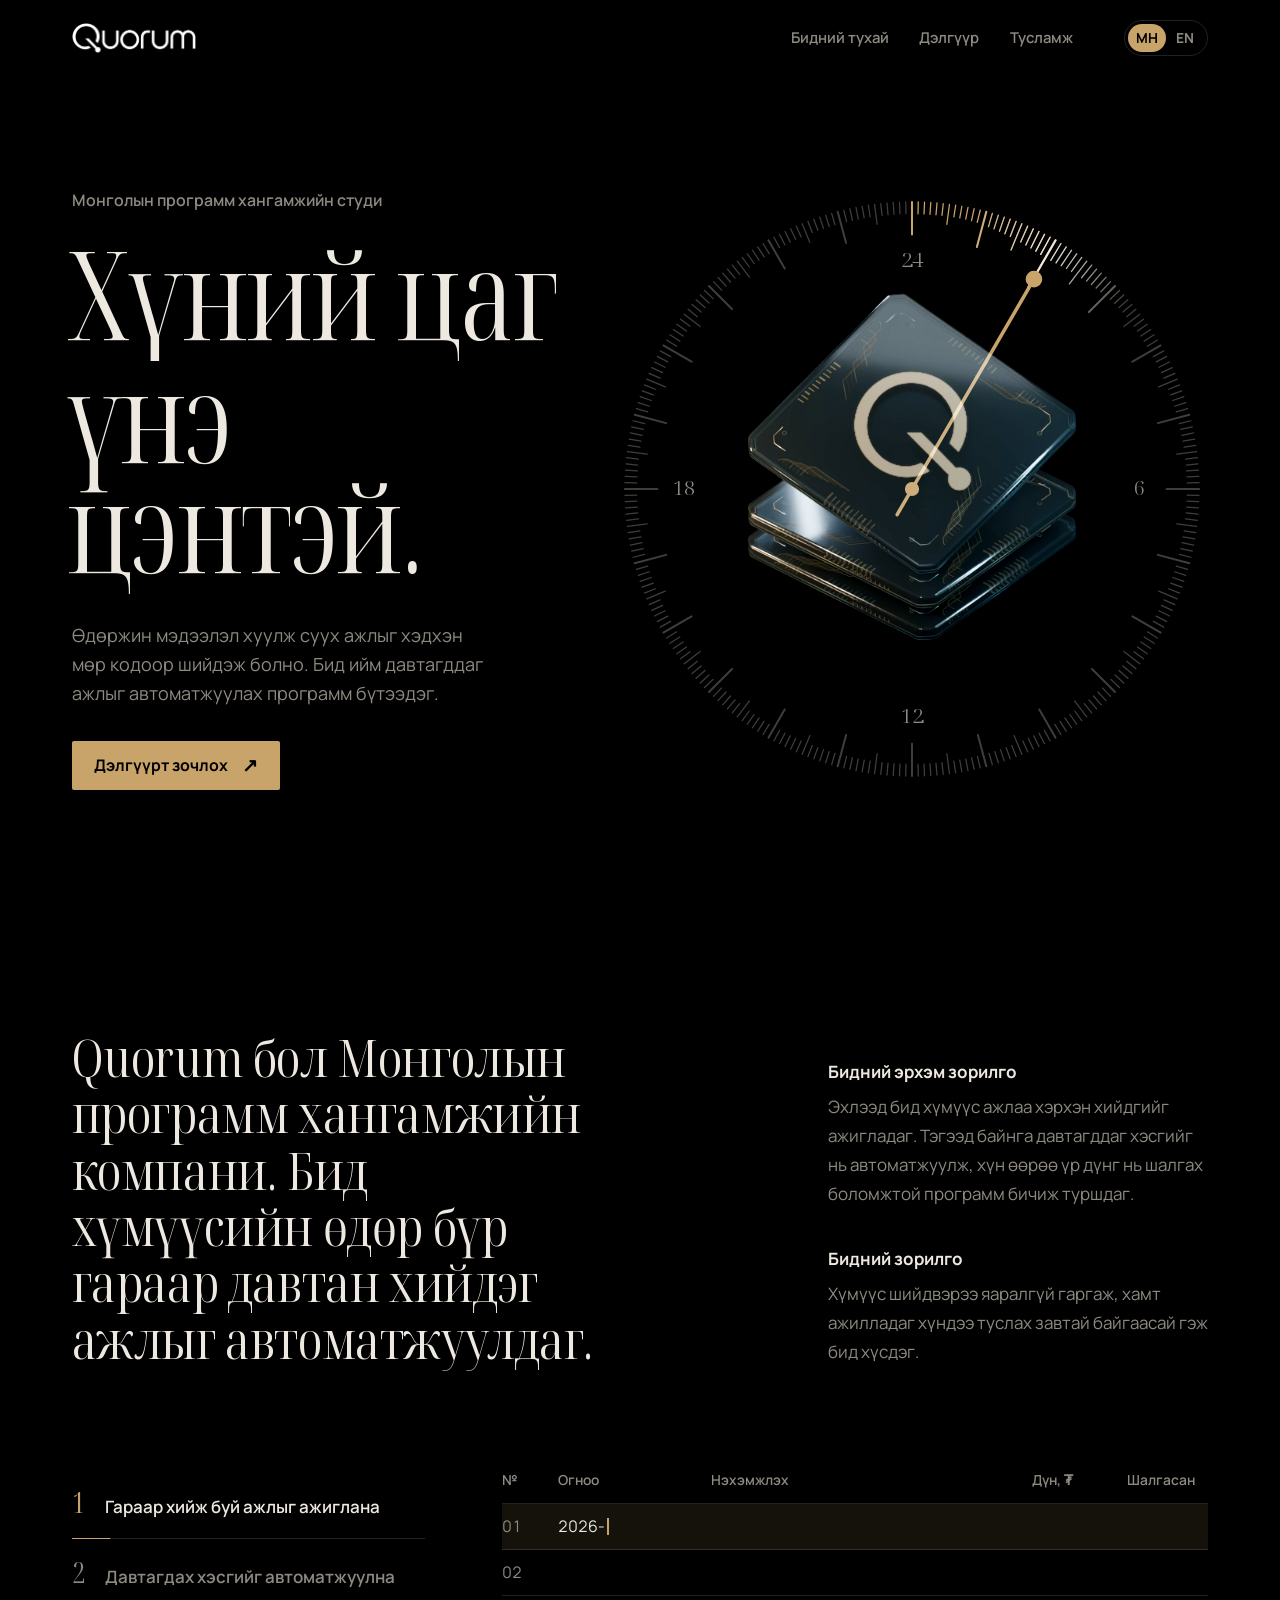
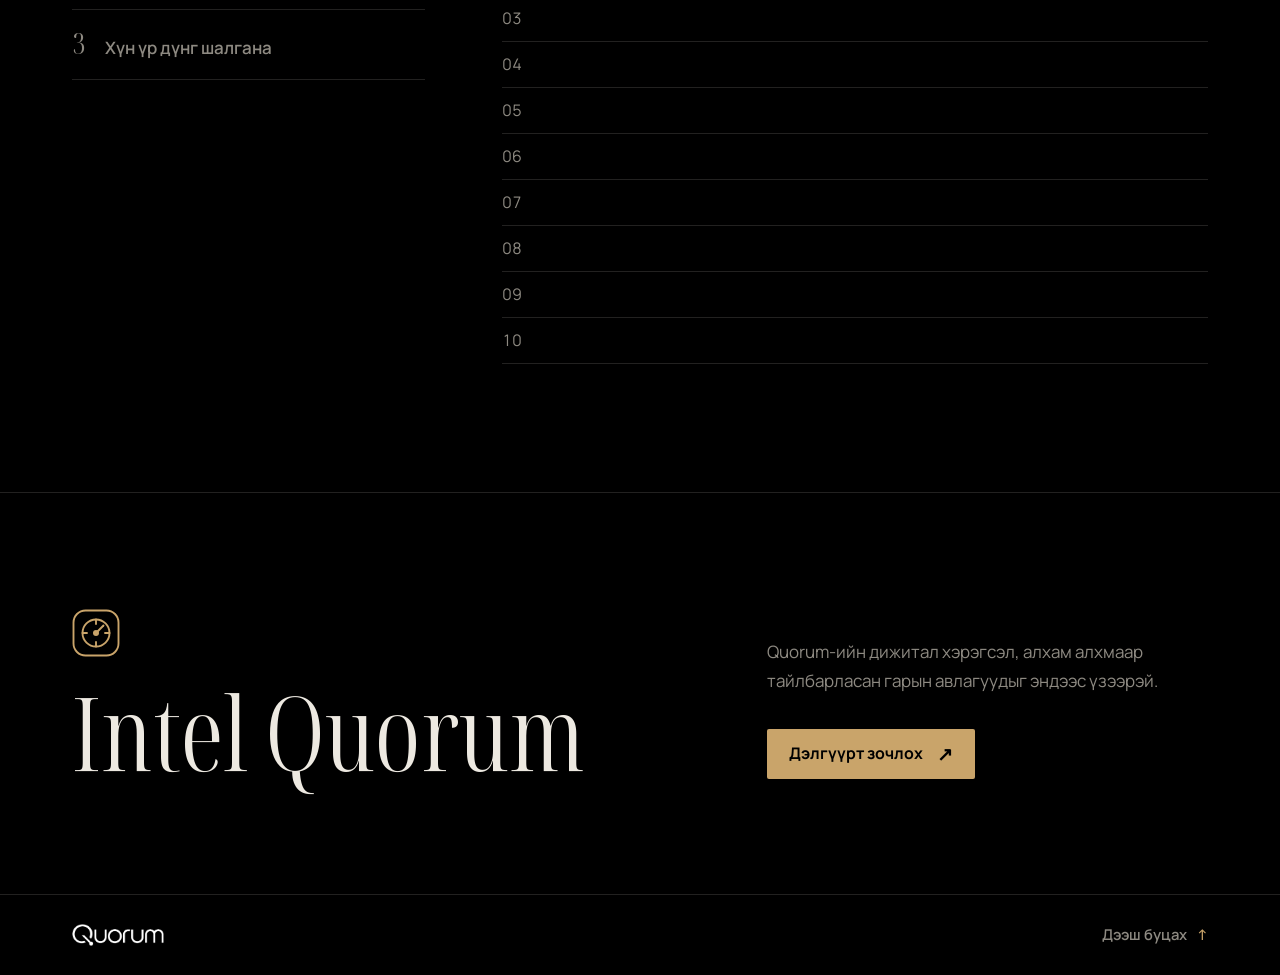
<file: index.html>
<!doctype html>
<html lang="mn">
<head>
  <meta charset="utf-8">
  <meta name="viewport" content="width=device-width,initial-scale=1">
  <title>Quorum — Монголд бүтээсэн программ хангамж</title>
  <meta name="description" content="Өдөржин мэдээлэл хуулж суух ажлыг хэдхэн мөр кодоор шийдэж болно. Бид ийм давтагддаг ажлыг автоматжуулах программ бүтээдэг.">
  <meta name="theme-color" content="#000000">
  <meta property="og:type" content="website">
  <meta property="og:title" content="Quorum — Монголд бүтээсэн программ хангамж">
  <meta property="og:description" content="Өдөржин мэдээлэл хуулж суух ажлыг хэдхэн мөр кодоор шийдэж болно. Бид ийм давтагддаг ажлыг автоматжуулах программ бүтээдэг.">
  <meta property="og:image" content="https://quorum.mn/assets/optical-core.webp?v=2">
  <meta property="og:url" content="https://quorum.mn/">
  <link rel="canonical" href="https://quorum.mn/">
  <link rel="alternate" hreflang="mn" href="https://quorum.mn/">
  <link rel="alternate" hreflang="en" href="https://quorum.mn/en/">
  <link rel="alternate" hreflang="x-default" href="https://quorum.mn/">
  <link rel="icon" href="./assets/quorum.png?v=2" type="image/png">
  <link rel="stylesheet" href="./assets/site.css?v=brass1">
  <script src="./assets/site.js?v=brass1" defer></script>
</head>
<body id="top">
  <a class="skip" href="#content">Үндсэн хэсэг рүү очих</a>
  <header class="mast">
    <div class="wrap mast-inner">
      <a class="wordmark" href="./"><img src="./assets/wordmark.webp" alt="Quorum" width="504" height="121"></a>
      <nav class="main-nav" aria-label="Үндсэн цэс">
        <a href="./#story">Бидний тухай</a><a href="./#store">Дэлгүүр</a><a href="./support/" aria-current="false">Тусламж</a>
      </nav>
      <a class="lang-switch" href="./en/" hreflang="en" lang="en" aria-label="English">
        <i class="knob" aria-hidden="true"></i><span aria-hidden="true">МН</span><span aria-hidden="true">EN</span>
      </a>
    </div>
  </header>
  <main id="content">
    <section class="hero" aria-labelledby="hero-title">
      <div class="hero-grid wrap">
        <div class="hero-copy">
          <p class="studio">Монголын программ хангамжийн студи</p>
          <h1 id="hero-title"><span class="line"><span>Хүний цаг</span></span> <span class="line"><span>үнэ цэнтэй.</span></span></h1>
          <p class="hero-desc">Өдөржин мэдээлэл хуулж суух ажлыг хэдхэн мөр кодоор шийдэж болно. Бид ийм давтагддаг ажлыг автоматжуулах программ бүтээдэг.</p>
          <a class="button" href="https://intel.quorum.mn/">Дэлгүүрт зочлох<span aria-hidden="true">↗</span></a>
        </div>
        <div class="instrument" aria-hidden="true">
          <canvas class="dial"></canvas>
          <img class="core" src="./assets/optical-core.webp?v=2" alt="" width="1152" height="1152" fetchpriority="high">
        </div>
      </div>
    </section>
    <section id="story" class="story wrap" aria-labelledby="story-title">
      <h2 id="story-title">Quorum бол Монголын программ хангамжийн компани. Бид хүмүүсийн өдөр бүр гараар давтан хийдэг ажлыг автоматжуулдаг.</h2>
      <div class="principles">
        <article><h3>Бидний эрхэм зорилго</h3><p>Эхлээд бид хүмүүс ажлаа хэрхэн хийдгийг ажигладаг. Тэгээд байнга давтагддаг хэсгийг нь автоматжуулж, хүн өөрөө үр дүнг нь шалгах боломжтой программ бичиж туршдаг.</p></article>
        <article><h3>Бидний зорилго</h3><p>Хүмүүс шийдвэрээ яаралгүй гаргаж, хамт ажилладаг хүндээ туслах завтай байгаасай гэж бид хүсдэг.</p></article>
      </div>
    </section>
    <figure class="sheet wrap">
      <figcaption>
        <ol class="steps">
          <li>Гараар хийж буй ажлыг ажиглана</li>
          <li>Давтагдах хэсгийг автоматжуулна</li>
          <li>Хүн үр дүнг шалгана</li>
        </ol>
      </figcaption>
      <div class="ledger" aria-hidden="true">
        <table>
          <thead><tr><th>№</th><th>Огноо</th><th>Нэхэмжлэх</th><th>Дүн, ₮</th><th>Шалгасан</th></tr></thead>
          <tbody></tbody>
        </table>
      </div>
    </figure>
    <section id="store" class="store wrap" aria-labelledby="shop-title">
      <div>
        <svg class="intel-dial" viewBox="0 0 32 32" aria-hidden="true"><rect x="1" y="1" width="30" height="30" rx="8"/><circle cx="16" cy="16" r="9"/><path d="M16 7v3m9 6h-3M16 25v-3M7 16h3"/><path class="needle" d="M16 16l5-5"/><circle class="pivot" cx="16" cy="16" r="2"/></svg>
        <h2 id="shop-title">Intel Quorum</h2>
      </div>
      <div>
        <p>Quorum-ийн дижитал хэрэгсэл, алхам алхмаар тайлбарласан гарын авлагуудыг эндээс үзээрэй.</p>
        <a class="button" href="https://intel.quorum.mn/">Дэлгүүрт зочлох<span aria-hidden="true">↗</span></a>
      </div>
    </section>

  </main>
  <footer class="wrap footer">
    <a class="wordmark" href="./"><img src="./assets/wordmark.webp" width="504" height="121" alt="Quorum"></a>
    <a class="text-link" href="#top">Дээш буцах <span aria-hidden="true">↑</span></a>
  </footer>
</body>
</html>
</file>
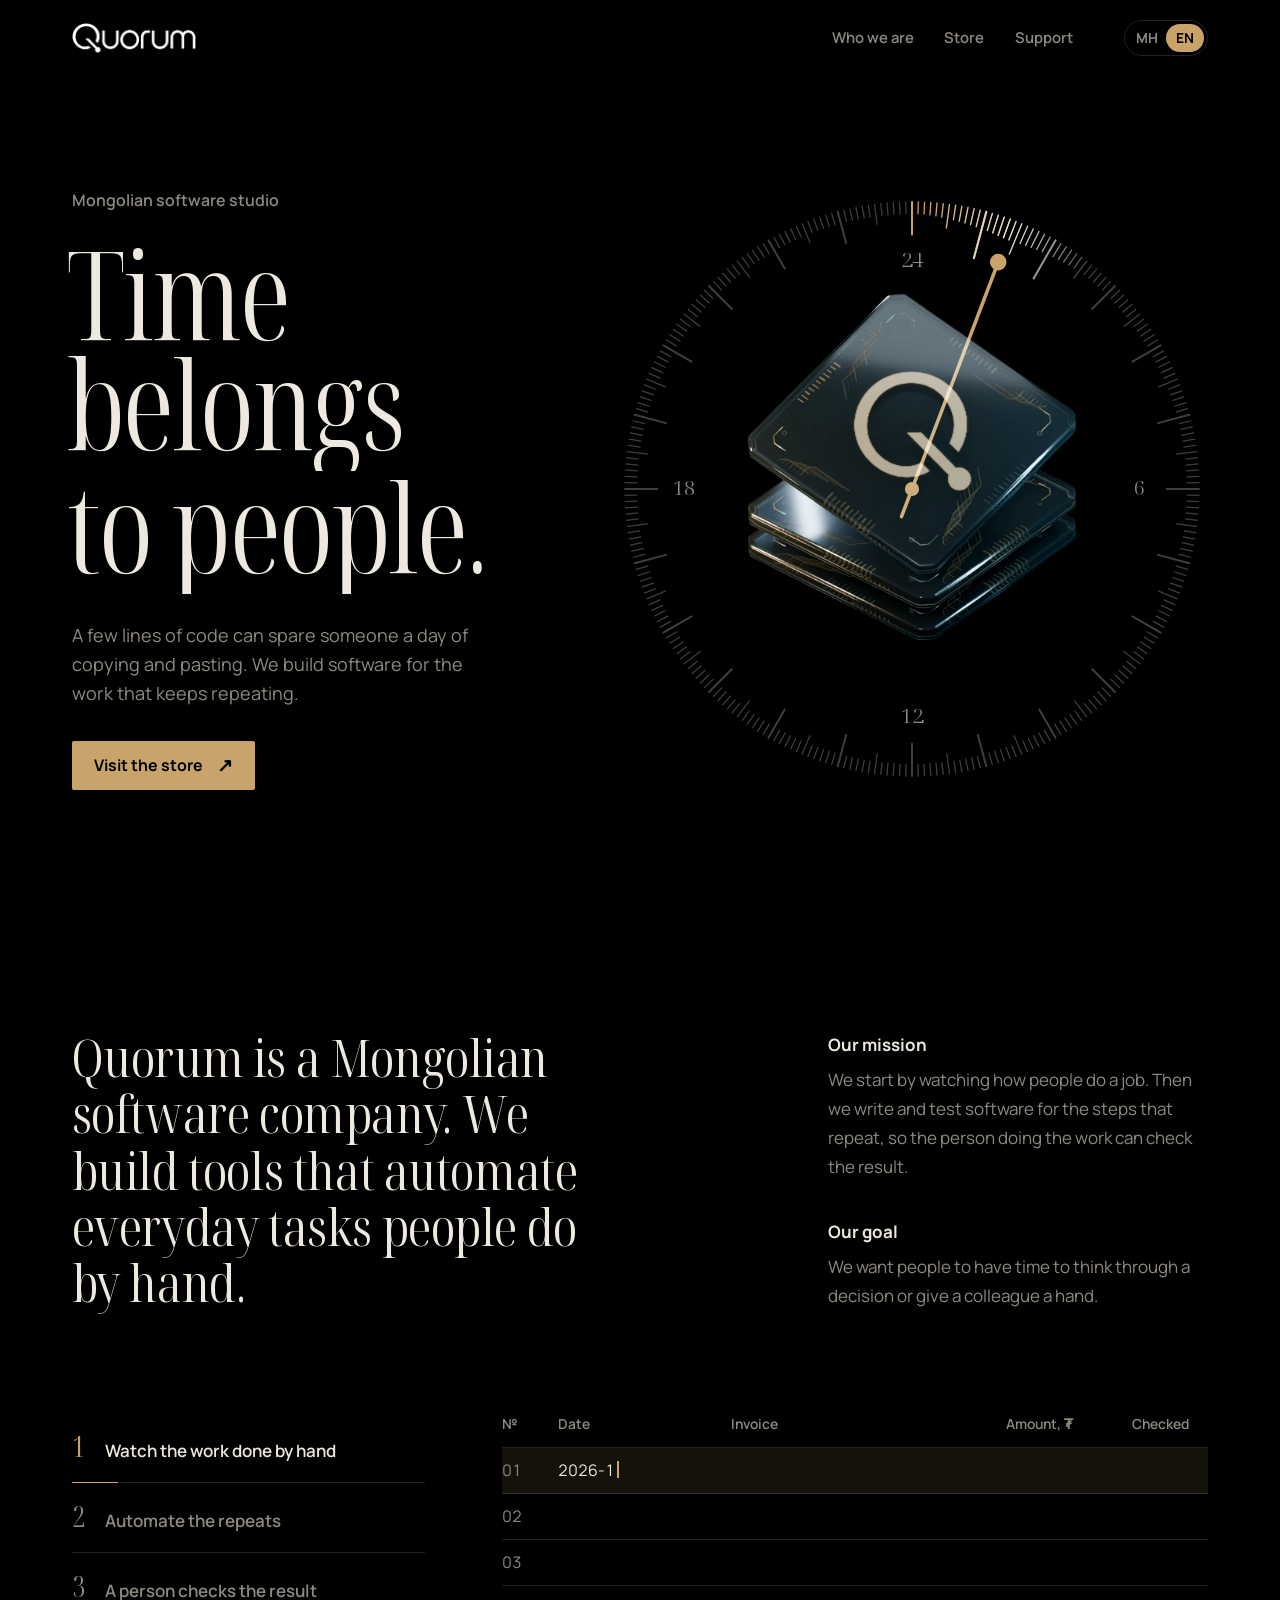
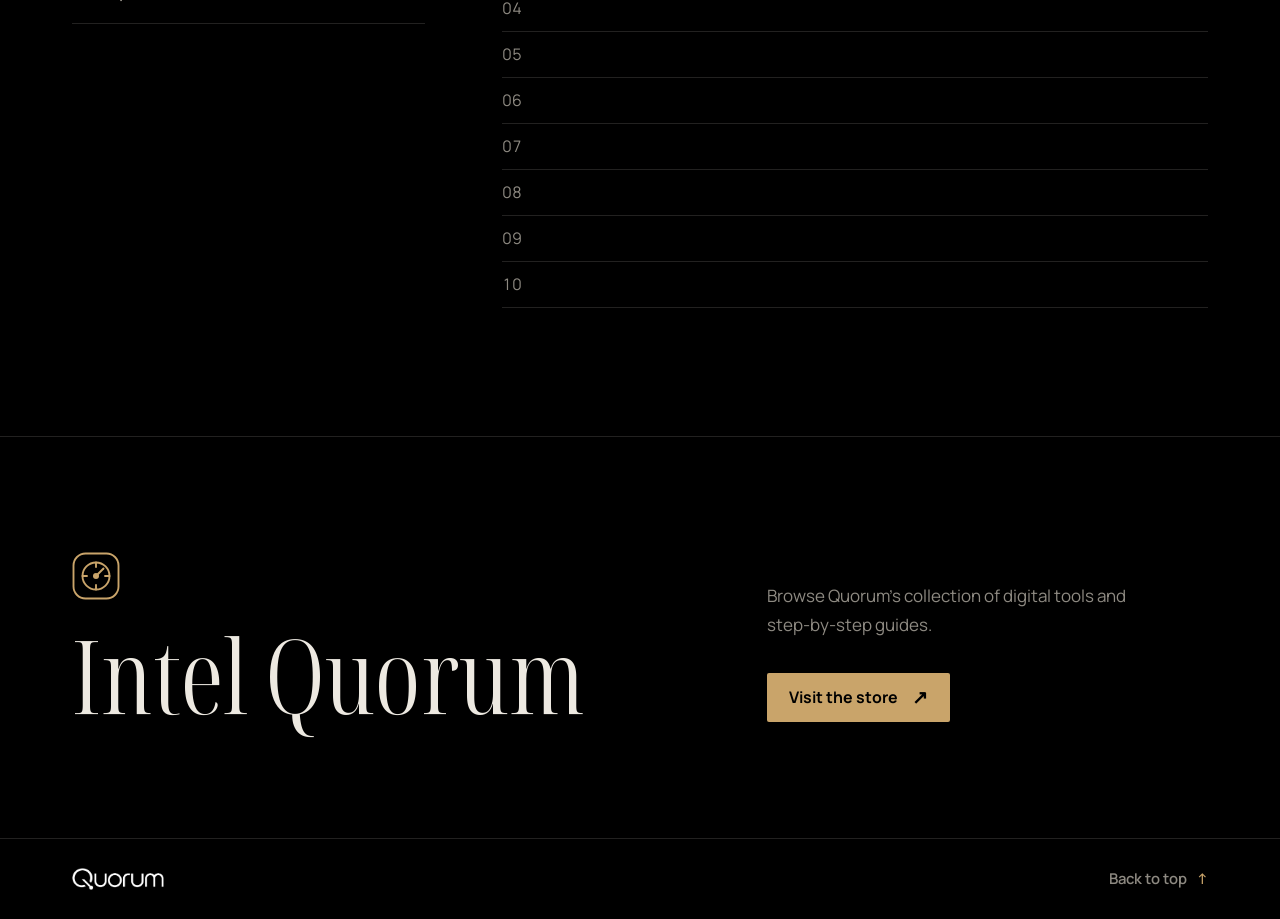
<file: en/index.html>
<!doctype html>
<html lang="en">
<head>
  <meta charset="utf-8">
  <meta name="viewport" content="width=device-width,initial-scale=1">
  <title>Quorum — Software made in Mongolia</title>
  <meta name="description" content="A few lines of code can spare someone a day of copying and pasting. We build software for the work that keeps repeating.">
  <meta name="theme-color" content="#000000">
  <meta property="og:type" content="website">
  <meta property="og:title" content="Quorum — Software made in Mongolia">
  <meta property="og:description" content="A few lines of code can spare someone a day of copying and pasting. We build software for the work that keeps repeating.">
  <meta property="og:image" content="https://quorum.mn/assets/optical-core.webp?v=2">
  <meta property="og:url" content="https://quorum.mn/en/">
  <link rel="canonical" href="https://quorum.mn/en/">
  <link rel="alternate" hreflang="mn" href="https://quorum.mn/">
  <link rel="alternate" hreflang="en" href="https://quorum.mn/en/">
  <link rel="alternate" hreflang="x-default" href="https://quorum.mn/">
  <link rel="icon" href="../assets/quorum.png?v=2" type="image/png">
  <link rel="stylesheet" href="../assets/site.css?v=brass1">
  <script src="../assets/site.js?v=brass1" defer></script>
</head>
<body id="top">
  <a class="skip" href="#content">Skip to content</a>
  <header class="mast">
    <div class="wrap mast-inner">
      <a class="wordmark" href="../en/"><img src="../assets/wordmark.webp" alt="Quorum" width="504" height="121"></a>
      <nav class="main-nav" aria-label="Main navigation">
        <a href="../en/#story">Who we are</a><a href="../en/#store">Store</a><a href="../en/support/" aria-current="false">Support</a>
      </nav>
      <a class="lang-switch" href="../" hreflang="mn" lang="mn" aria-label="Монгол">
        <i class="knob" aria-hidden="true"></i><span aria-hidden="true">МН</span><span aria-hidden="true">EN</span>
      </a>
    </div>
  </header>
  <main id="content">
    <section class="hero" aria-labelledby="hero-title">
      <div class="hero-grid wrap">
        <div class="hero-copy">
          <p class="studio">Mongolian software studio</p>
          <h1 id="hero-title"><span class="line"><span>Time belongs</span></span> <span class="line"><span>to people.</span></span></h1>
          <p class="hero-desc">A few lines of code can spare someone a day of copying and pasting. We build software for the work that keeps repeating.</p>
          <a class="button" href="https://intel.quorum.mn/">Visit the store<span aria-hidden="true">↗</span></a>
        </div>
        <div class="instrument" aria-hidden="true">
          <canvas class="dial"></canvas>
          <img class="core" src="../assets/optical-core.webp?v=2" alt="" width="1152" height="1152" fetchpriority="high">
        </div>
      </div>
    </section>
    <section id="story" class="story wrap" aria-labelledby="story-title">
      <h2 id="story-title">Quorum is a Mongolian software company. We build tools that automate everyday tasks people do by hand.</h2>
      <div class="principles">
        <article><h3>Our mission</h3><p>We start by watching how people do a job. Then we write and test software for the steps that repeat, so the person doing the work can check the result.</p></article>
        <article><h3>Our goal</h3><p>We want people to have time to think through a decision or give a colleague a hand.</p></article>
      </div>
    </section>
    <figure class="sheet wrap">
      <figcaption>
        <ol class="steps">
          <li>Watch the work done by hand</li>
          <li>Automate the repeats</li>
          <li>A person checks the result</li>
        </ol>
      </figcaption>
      <div class="ledger" aria-hidden="true">
        <table>
          <thead><tr><th>№</th><th>Date</th><th>Invoice</th><th>Amount, ₮</th><th>Checked</th></tr></thead>
          <tbody></tbody>
        </table>
      </div>
    </figure>
    <section id="store" class="store wrap" aria-labelledby="shop-title">
      <div>
        <svg class="intel-dial" viewBox="0 0 32 32" aria-hidden="true"><rect x="1" y="1" width="30" height="30" rx="8"/><circle cx="16" cy="16" r="9"/><path d="M16 7v3m9 6h-3M16 25v-3M7 16h3"/><path class="needle" d="M16 16l5-5"/><circle class="pivot" cx="16" cy="16" r="2"/></svg>
        <h2 id="shop-title">Intel Quorum</h2>
      </div>
      <div>
        <p>Browse Quorum’s collection of digital tools and step-by-step guides.</p>
        <a class="button" href="https://intel.quorum.mn/">Visit the store<span aria-hidden="true">↗</span></a>
      </div>
    </section>

  </main>
  <footer class="wrap footer">
    <a class="wordmark" href="../en/"><img src="../assets/wordmark.webp" width="504" height="121" alt="Quorum"></a>
    <a class="text-link" href="#top">Back to top <span aria-hidden="true">↑</span></a>
  </footer>
</body>
</html>
</file>
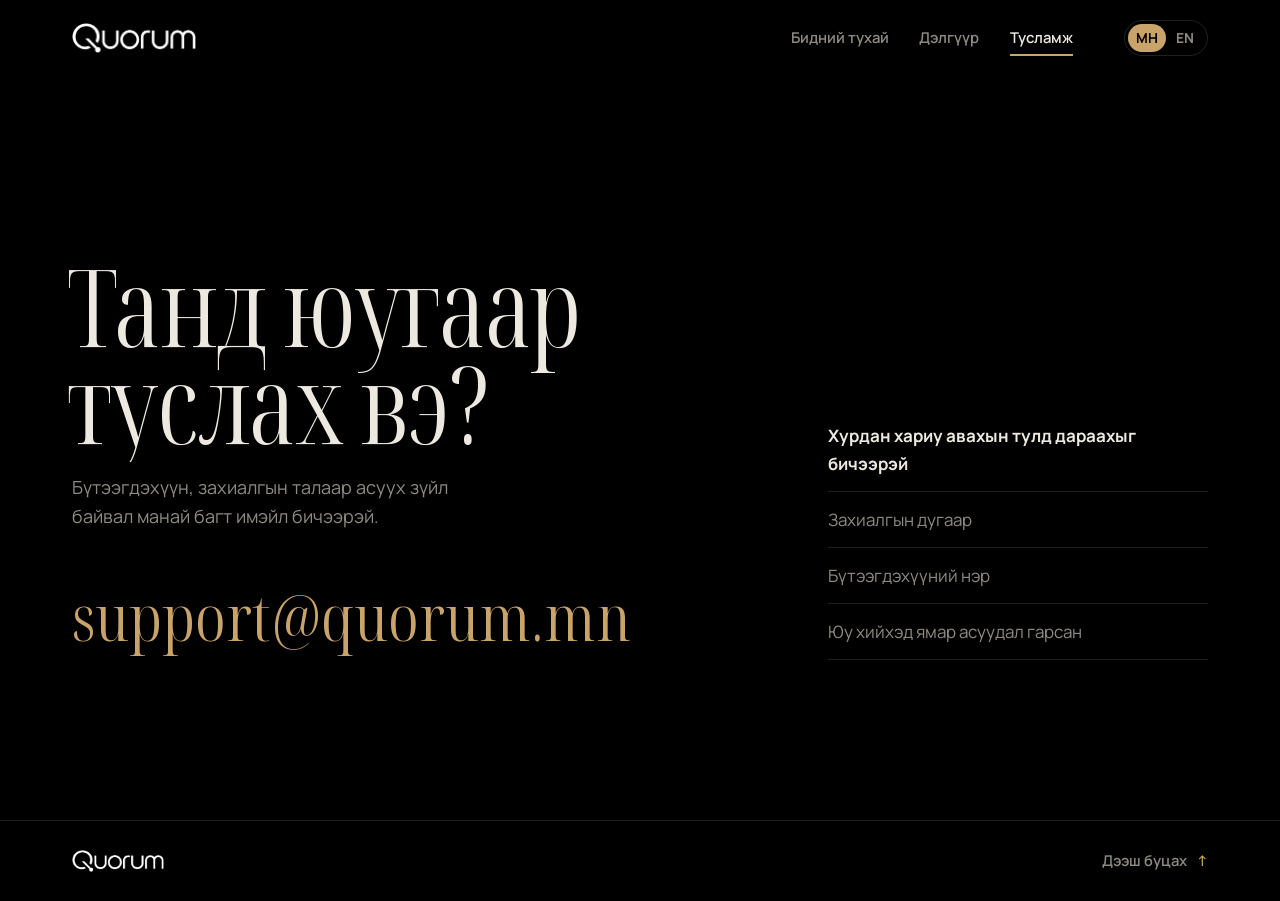
<file: support/index.html>
<!doctype html>
<html lang="mn">
<head>
  <meta charset="utf-8">
  <meta name="viewport" content="width=device-width,initial-scale=1">
  <title>Тусламж — Quorum</title>
  <meta name="description" content="Бүтээгдэхүүн, захиалгын талаар асуух зүйл байвал манай багт имэйл бичээрэй.">
  <meta name="theme-color" content="#000000">
  <meta property="og:type" content="website">
  <meta property="og:title" content="Тусламж — Quorum">
  <meta property="og:description" content="Бүтээгдэхүүн, захиалгын талаар асуух зүйл байвал манай багт имэйл бичээрэй.">
  <meta property="og:image" content="https://quorum.mn/assets/optical-core.webp?v=2">
  <meta property="og:url" content="https://quorum.mn/support/">
  <link rel="canonical" href="https://quorum.mn/support/">
  <link rel="alternate" hreflang="mn" href="https://quorum.mn/support/">
  <link rel="alternate" hreflang="en" href="https://quorum.mn/en/support/">
  <link rel="alternate" hreflang="x-default" href="https://quorum.mn/support/">
  <link rel="icon" href="../assets/quorum.png?v=2" type="image/png">
  <link rel="stylesheet" href="../assets/site.css?v=brass1">
  <script src="../assets/site.js?v=brass1" defer></script>
</head>
<body id="top">
  <a class="skip" href="#content">Үндсэн хэсэг рүү очих</a>
  <header class="mast">
    <div class="wrap mast-inner">
      <a class="wordmark" href="../"><img src="../assets/wordmark.webp" alt="Quorum" width="504" height="121"></a>
      <nav class="main-nav" aria-label="Үндсэн цэс">
        <a href="../#story">Бидний тухай</a><a href="../#store">Дэлгүүр</a><a href="../support/" aria-current="page">Тусламж</a>
      </nav>
      <a class="lang-switch" href="../en/support/" hreflang="en" lang="en" aria-label="English">
        <i class="knob" aria-hidden="true"></i><span aria-hidden="true">МН</span><span aria-hidden="true">EN</span>
      </a>
    </div>
  </header>
  <main id="content">
    <section id="support" class="support-page wrap" aria-labelledby="support-title">
      <h1 id="support-title"><span class="line"><span>Танд юугаар туслах вэ?</span></span></h1>
      <p class="lede">Бүтээгдэхүүн, захиалгын талаар асуух зүйл байвал манай багт имэйл бичээрэй.</p>
      <a class="address" href="mailto:support@quorum.mn">support@quorum.mn</a>
      <div class="include">
        <h2>Хурдан хариу авахын тулд дараахыг бичээрэй</h2>
        <ul>
          <li>Захиалгын дугаар</li>
          <li>Бүтээгдэхүүний нэр</li>
          <li>Юу хийхэд ямар асуудал гарсан</li>
        </ul>
      </div>
    </section>

  </main>
  <footer class="wrap footer">
    <a class="wordmark" href="../"><img src="../assets/wordmark.webp" width="504" height="121" alt="Quorum"></a>
    <a class="text-link" href="#top">Дээш буцах <span aria-hidden="true">↑</span></a>
  </footer>
</body>
</html>
</file>
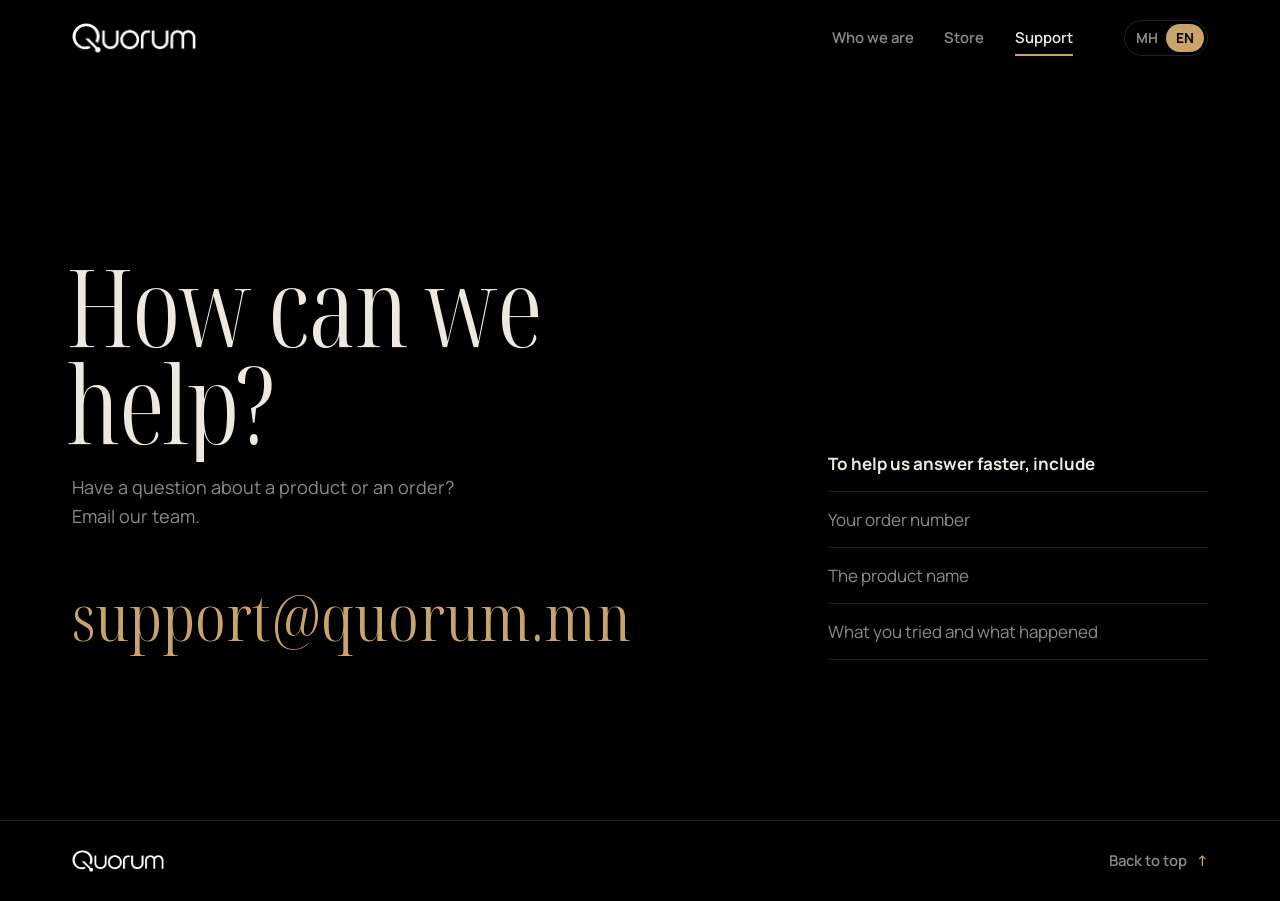
<file: en/support/index.html>
<!doctype html>
<html lang="en">
<head>
  <meta charset="utf-8">
  <meta name="viewport" content="width=device-width,initial-scale=1">
  <title>Support — Quorum</title>
  <meta name="description" content="Have a question about a product or an order? Email our team.">
  <meta name="theme-color" content="#000000">
  <meta property="og:type" content="website">
  <meta property="og:title" content="Support — Quorum">
  <meta property="og:description" content="Have a question about a product or an order? Email our team.">
  <meta property="og:image" content="https://quorum.mn/assets/optical-core.webp?v=2">
  <meta property="og:url" content="https://quorum.mn/en/support/">
  <link rel="canonical" href="https://quorum.mn/en/support/">
  <link rel="alternate" hreflang="mn" href="https://quorum.mn/support/">
  <link rel="alternate" hreflang="en" href="https://quorum.mn/en/support/">
  <link rel="alternate" hreflang="x-default" href="https://quorum.mn/support/">
  <link rel="icon" href="../../assets/quorum.png?v=2" type="image/png">
  <link rel="stylesheet" href="../../assets/site.css?v=brass1">
  <script src="../../assets/site.js?v=brass1" defer></script>
</head>
<body id="top">
  <a class="skip" href="#content">Skip to content</a>
  <header class="mast">
    <div class="wrap mast-inner">
      <a class="wordmark" href="../../en/"><img src="../../assets/wordmark.webp" alt="Quorum" width="504" height="121"></a>
      <nav class="main-nav" aria-label="Main navigation">
        <a href="../../en/#story">Who we are</a><a href="../../en/#store">Store</a><a href="../../en/support/" aria-current="page">Support</a>
      </nav>
      <a class="lang-switch" href="../../support/" hreflang="mn" lang="mn" aria-label="Монгол">
        <i class="knob" aria-hidden="true"></i><span aria-hidden="true">МН</span><span aria-hidden="true">EN</span>
      </a>
    </div>
  </header>
  <main id="content">
    <section id="support" class="support-page wrap" aria-labelledby="support-title">
      <h1 id="support-title"><span class="line"><span>How can we help?</span></span></h1>
      <p class="lede">Have a question about a product or an order? Email our team.</p>
      <a class="address" href="mailto:support@quorum.mn">support@quorum.mn</a>
      <div class="include">
        <h2>To help us answer faster, include</h2>
        <ul>
          <li>Your order number</li>
          <li>The product name</li>
          <li>What you tried and what happened</li>
        </ul>
      </div>
    </section>

  </main>
  <footer class="wrap footer">
    <a class="wordmark" href="../../en/"><img src="../../assets/wordmark.webp" width="504" height="121" alt="Quorum"></a>
    <a class="text-link" href="#top">Back to top <span aria-hidden="true">↑</span></a>
  </footer>
</body>
</html>
</file>
<file: assets/site.css>
@font-face {
  font-family: Manrope; src: url("manrope-cyrillic-ext.woff2") format("woff2");
  font-style: normal; font-weight: 400 800; font-display: swap;
  unicode-range: U+0460-052F,U+1C80-1C8A,U+20B4,U+2DE0-2DFF,U+A640-A69F,U+FE2E-FE2F;
}
@font-face {
  font-family: Manrope; src: url("manrope-cyrillic.woff2") format("woff2");
  font-style: normal; font-weight: 400 800; font-display: swap;
  unicode-range: U+0301,U+0400-045F,U+0490-0491,U+04B0-04B1,U+2116;
}
@font-face {
  font-family: Manrope; src: url("manrope-latin.woff2") format("woff2");
  font-style: normal; font-weight: 400 800; font-display: swap;
  unicode-range: U+0000-00FF,U+0131,U+0152-0153,U+02BB-02BC,U+02C6,U+02DA,U+02DC,U+0304,U+0308,U+0329,U+2000-206F,U+20AC,U+2122,U+2191,U+2193,U+2212,U+2215,U+FEFF,U+FFFD;
}
/* Display face. The Mongolian file carries only Ө ө Ү ү, the letters Mongolian adds to Russian Cyrillic. */
@font-face {
  font-family: "Noto Serif Display"; src: url("noto-serif-display-mongolian.woff2") format("woff2");
  font-weight: 300 500; font-stretch: 62.5% 100%; font-display: swap;
  unicode-range: U+04AE-04AF,U+04E8-04E9;
}
@font-face {
  font-family: "Noto Serif Display"; src: url("noto-serif-display-cyrillic.woff2") format("woff2");
  font-weight: 300 500; font-stretch: 62.5% 100%; font-display: swap;
  unicode-range: U+0301,U+0400-045F,U+0490-0491,U+04B0-04B1,U+2116;
}
@font-face {
  font-family: "Noto Serif Display"; src: url("noto-serif-display-latin.woff2") format("woff2");
  font-weight: 300 500; font-stretch: 62.5% 100%; font-display: swap;
  unicode-range: U+0000-00FF,U+0131,U+0152-0153,U+02BB-02BC,U+02C6,U+02DA,U+02DC,U+0304,U+0308,U+0329,U+2000-206F,U+20AC,U+2122,U+2191,U+2193,U+2212,U+2215,U+FEFF,U+FFFD;
}

:root {
  color-scheme: dark;
  --field: #000;      /* true black, so the glass render has no frame */
  --lume: #ede9e1;    /* bone: text */
  --muted: #8e8a82;   /* secondary text, unswept ticks */
  --brass: #c9a46a;   /* the render's gold traces: returned time, actions */
  --rule: rgb(237 233 225 / .14);
  --serif: "Noto Serif Display", "Didot", Georgia, serif;
  --gutter: clamp(20px, 5.6vw, 88px);
  font: 400 106.25%/1.6 Manrope, "Segoe UI", sans-serif;
  background: var(--field); color: var(--lume);
  scroll-behavior: smooth; scroll-padding-top: 88px;
}
* { box-sizing: border-box; }
body { margin: 0; background: var(--field); }
figure, h1, h2, h3, p { margin: 0; }
a { color: inherit; text-decoration: none; -webkit-tap-highlight-color: transparent; }
a:focus-visible { outline: 2px solid var(--brass); outline-offset: 5px; border-radius: 2px; }
::selection { background: var(--brass); color: #000; }
.wrap { width: min(100%, 1520px); margin-inline: auto; padding-inline: var(--gutter); }
.skip { position: fixed; z-index: 10; left: 12px; top: -100px; background: var(--lume); color: #000; padding: 10px 18px; }
.skip:focus { top: 10px; }

/* Masthead */
.mast { position: sticky; top: 0; z-index: 3; background: rgb(0 0 0 / .92); backdrop-filter: blur(16px); border-bottom: 1px solid transparent; view-transition-name: mast; }
.mast-inner { height: 76px; display: flex; align-items: center; gap: clamp(24px, 4vw, 64px); }
.wordmark { display: inline-flex; min-height: 44px; align-items: center; }
.wordmark img { display: block; width: 124px; height: auto; }
.main-nav { display: flex; gap: clamp(18px, 2.4vw, 38px); margin-left: auto; }
.main-nav a { position: relative; font-size: .875rem; font-weight: 600; color: var(--muted); padding-block: 12px; transition: color .2s; }
.main-nav a:hover, .main-nav a[aria-current="page"] { color: var(--lume); }
.main-nav a[aria-current="page"]::after { content: ""; position: absolute; left: 0; right: 0; bottom: 6px; height: 2px; background: var(--brass); }

/* One button for both languages: the brass knob sits on the current one and slides across on the way to the other. */
.lang-switch { position: relative; display: grid; grid-template-columns: 1fr 1fr; min-height: 36px; padding: 3px; border: 1px solid var(--rule); border-radius: 999px; font-size: .8125rem; font-weight: 700; letter-spacing: .02em; transition: border-color .2s; }
.lang-switch span { position: relative; z-index: 1; display: grid; place-items: center; min-width: 38px; color: var(--muted); transition: color .2s; }
.lang-switch .knob { position: absolute; top: 3px; bottom: 3px; left: 3px; width: calc(50% - 3px); border-radius: inherit; background: var(--brass); transition: translate .35s cubic-bezier(.3, 1.4, .5, 1); view-transition-name: lang-knob; }
html:lang(en) .lang-switch .knob { translate: 100%; }
html:lang(mn) .lang-switch span:first-of-type, html:lang(en) .lang-switch span:last-of-type { color: #000; }
.lang-switch:hover { border-color: var(--muted); }
.lang-switch:hover span { color: var(--lume); }
html:lang(mn) .lang-switch:hover span:first-of-type, html:lang(en) .lang-switch:hover span:last-of-type { color: #000; }
html:lang(mn) .lang-switch:hover .knob { translate: 14%; }
html:lang(en) .lang-switch:hover .knob { translate: 86%; }

/* Hero */
.hero { overflow: hidden; }
.hero-grid { display: grid; grid-template-columns: minmax(0, 5fr) minmax(0, 6fr); align-items: center; gap: clamp(24px, 4vw, 72px); min-height: min(calc(100svh - 76px), 960px); padding-block: clamp(40px, 5vw, 72px); }
.studio { font-size: .9375rem; font-weight: 600; color: var(--muted); }
h1 { font: 340 clamp(4.4rem, 9.6vw, 9.75rem)/.9 var(--serif); font-stretch: 62.5%; letter-spacing: -.012em; margin: .2em 0 .32em -.04em; }
h1 .line { display: block; overflow: hidden; padding: .12em 0 .1em; margin: -.12em 0 -.1em; }
h1 .line > span { display: block; }
.hero-desc { font-size: clamp(1.0625rem, 1.25vw, 1.25rem); line-height: 1.6; max-width: 38ch; color: var(--muted); text-wrap: pretty; }
.button { display: inline-flex; align-items: center; gap: 14px; min-height: 48px; margin-top: clamp(28px, 2.6vw, 40px); padding: 12px 22px; border-radius: 2px; background: var(--brass); color: #000; font-weight: 700; font-size: .9375rem; transition: background-color .2s; }
.button span { font-size: 1.1rem; line-height: 1; transition: translate .25s; }
.button:hover { background: var(--lume); }
.button:hover span { translate: 2px -2px; }
.instrument { position: relative; aspect-ratio: 1; width: min(100%, calc(100svh - 150px)); justify-self: end; }
.dial { position: absolute; inset: 0; width: 100%; height: 100%; }
/* Screen blending drops the render's black ground; the hand drawn beneath shows through the glass. */
.core { position: absolute; left: 12%; top: 11%; width: 76%; height: auto; mix-blend-mode: screen; filter: contrast(1.14); clip-path: circle(47%); pointer-events: none; }

/* Story */
.story { display: grid; grid-template-columns: minmax(0, 7fr) minmax(0, 4fr); align-items: end; gap: clamp(36px, 7vw, 120px); padding-block: clamp(80px, 10vw, 168px) clamp(64px, 8vw, 120px); }
.story h2 { font: 360 clamp(2.125rem, 4vw, 3.75rem)/1.1 var(--serif); font-stretch: 75%; letter-spacing: -.008em; text-wrap: pretty; max-width: 22ch; }
.principles { display: grid; gap: 36px; }
.principles h3 { font-size: 1rem; font-weight: 700; margin-bottom: 8px; }
.principles p, .store p { color: var(--muted); line-height: 1.7; text-wrap: pretty; max-width: 40ch; }

/* The ledger: two rows typed by hand, the rest filled by software, then each row checked by a person. */
.sheet { display: grid; grid-template-columns: minmax(0, 4fr) minmax(0, 8fr); gap: clamp(32px, 6vw, 96px); align-items: start; padding-bottom: clamp(80px, 10vw, 160px); }
.steps { list-style: none; margin: 0; padding: 0; counter-reset: step; }
.steps li { counter-increment: step; position: relative; display: flex; gap: 20px; align-items: baseline; padding: 18px 0; border-bottom: 1px solid var(--rule); color: var(--muted); font-weight: 600; transition: color .3s; }
.steps li::before { content: counter(step); min-width: 1ch; font: 340 1.75rem/1 var(--serif); font-stretch: 62.5%; transition: color .3s; }
.steps li::after { content: ""; position: absolute; left: 0; right: 0; bottom: -1px; height: 1px; background: var(--brass); scale: var(--p, 0) 1; transform-origin: left; transition: scale .25s linear; }
.steps li.now { color: var(--lume); }
.steps li.now::before, .steps li.done::before { color: var(--brass); }
.ledger table { width: 100%; border-collapse: collapse; font-size: .9375rem; font-variant-numeric: tabular-nums; }
.ledger th { text-align: left; font-size: .8125rem; font-weight: 600; color: var(--muted); padding: 0 16px 12px 0; border-bottom: 1px solid var(--rule); }
.ledger td { height: 46px; padding: 0 16px 0 0; border-bottom: 1px solid var(--rule); white-space: nowrap; }
.ledger :is(th, td):first-child { width: 3.5em; color: var(--muted); }
.ledger :is(th, td):nth-child(4) { text-align: right; padding-right: 40px; }
.ledger :is(th, td):last-child { width: 6em; text-align: center; padding-right: 0; }
.ledger tr.now td { background: rgb(201 164 106 / .1); }
.ledger td.typing::after { content: ""; display: inline-block; width: 2px; height: 1.05em; margin-left: 2px; vertical-align: -.15em; background: var(--brass); animation: blink 1s steps(1) infinite; }
.ledger tr.auto td { animation: ink .9s ease-out both; }
.ledger .ok.on::before { content: ""; display: inline-block; width: .38em; height: .72em; border: solid var(--brass); border-width: 0 2px 2px 0; rotate: 45deg; animation: tick .35s cubic-bezier(.3, 1.6, .5, 1) both; }
@keyframes blink { 50% { opacity: 0; } }
@keyframes ink { from { color: var(--brass); background: rgb(201 164 106 / .16); } }
@keyframes tick { from { scale: 0; } }

/* Store */
.store { display: grid; grid-template-columns: minmax(0, 7fr) minmax(0, 5fr); align-items: end; gap: clamp(36px, 6vw, 96px); padding-block: clamp(72px, 9vw, 150px); border-top: 1px solid var(--rule); }
.store h2 { font: 340 clamp(3.5rem, 8vw, 8rem)/.92 var(--serif); font-stretch: 62.5%; }
.intel-dial { display: block; width: 48px; height: 48px; margin-bottom: 28px; fill: none; stroke: var(--brass); stroke-width: 1.25; stroke-linecap: round; }
.intel-dial .pivot { fill: var(--brass); stroke: none; }
.intel-dial .needle { transform-origin: 16px 16px; transition: rotate .7s cubic-bezier(.3, 1.6, .5, 1); }
.store:hover .needle, .store:focus-within .needle { rotate: 90deg; }

/* Support page */
.support-page { display: grid; grid-template-columns: minmax(0, 7fr) minmax(0, 4fr); column-gap: clamp(36px, 7vw, 120px); align-content: center; align-items: end; min-height: calc(100svh - 76px - 81px); padding-block: clamp(56px, 8vw, 120px); }
.support-page > :not(.include) { grid-column: 1; }
.support-page h1 { font-size: clamp(3.75rem, 8.4vw, 8.5rem); margin-bottom: .2em; }
.lede { font-size: clamp(1.0625rem, 1.3vw, 1.25rem); color: var(--muted); max-width: 36ch; text-wrap: pretty; }
.address { position: relative; justify-self: start; margin-top: clamp(36px, 4vw, 56px); padding-bottom: 8px; font: 340 clamp(2.25rem, 5vw, 4.5rem)/1.1 var(--serif); font-stretch: 75%; color: var(--brass); }
.address::after { content: ""; position: absolute; left: 0; right: 0; bottom: 0; height: 2px; background: var(--brass); scale: 0 1; transform-origin: right; transition: scale .5s cubic-bezier(.2, .8, .2, 1); }
.address:hover::after, .address:focus-visible::after { scale: 1 1; transform-origin: left; }
.include { grid-column: 2; grid-row: 1 / span 3; align-self: end; }
.include h2 { font-size: 1rem; font-weight: 700; margin-bottom: 14px; }
.include ul { list-style: none; margin: 0; padding: 0; border-top: 1px solid var(--rule); }
.include li { padding: 14px 0; border-bottom: 1px solid var(--rule); color: var(--muted); }

.footer { display: flex; align-items: center; justify-content: space-between; padding-block: 18px; border-top: 1px solid var(--rule); }
.footer .wordmark img { width: 92px; }
.text-link { display: inline-flex; align-items: center; gap: 10px; min-height: 44px; font-size: .875rem; font-weight: 600; color: var(--muted); transition: color .2s; }
.text-link:hover { color: var(--lume); }
.text-link span { color: var(--brass); }

/* Motion: the hero load sequence (dial drawn by site.js), page-to-page transitions, and the mast edge. */
@keyframes rise { from { translate: 0 108%; } }
@keyframes appear { from { opacity: 0; } }
@keyframes settle-in { from { opacity: 0; scale: .9; } }
@keyframes mast-edge { to { border-bottom-color: var(--rule); } }
@media (prefers-reduced-motion: no-preference) {
  @view-transition { navigation: auto; }
  h1 .line > span { animation: rise 1s cubic-bezier(.2, .8, .1, 1) both; }
  h1 .line + .line > span { animation-delay: .14s; }
  .studio, .hero-desc, .hero-copy .button, .lede, .address, .include { animation: appear .9s ease-out .5s both; }
  .core { animation: settle-in 1.6s cubic-bezier(.2, .8, .2, 1) .25s both; }
  @supports (animation-timeline: scroll()) {
    .mast { animation: mast-edge linear both; animation-timeline: scroll(); animation-range: 0 160px; }
  }
}
@media (prefers-reduced-motion: reduce) {
  :root { scroll-behavior: auto; }
  .mast { border-bottom-color: var(--rule); }
  .lang-switch .knob { transition: none; }
}

@media (max-width: 1000px) {
  .story, .sheet, .store, .support-page { grid-template-columns: 1fr; align-items: start; }
  .include { grid-column: 1; grid-row: auto; margin-top: 56px; }
}
@media (max-width: 760px) {
  .mast-inner { height: 64px; gap: 16px; }
  .wordmark img { width: 104px; }
  .main-nav a:not(:last-child) { display: none; }
  .hero-grid { grid-template-columns: 1fr; min-height: 0; padding-block: 16px 56px; gap: 20px; }
  h1 { font-size: clamp(3.75rem, 19vw, 6.5rem); }
  .instrument { order: -1; width: min(84%, 420px); justify-self: center; }
  .support-page { min-height: 0; }
  .ledger :is(th, td):nth-child(2) { display: none; }
  .ledger :is(th, td):nth-child(4) { padding-right: 20px; }
}
@media (forced-colors: active) {
  .wordmark { background: Canvas; forced-color-adjust: none; }
  .lang-switch .knob { background: Highlight; }
}
</file>
